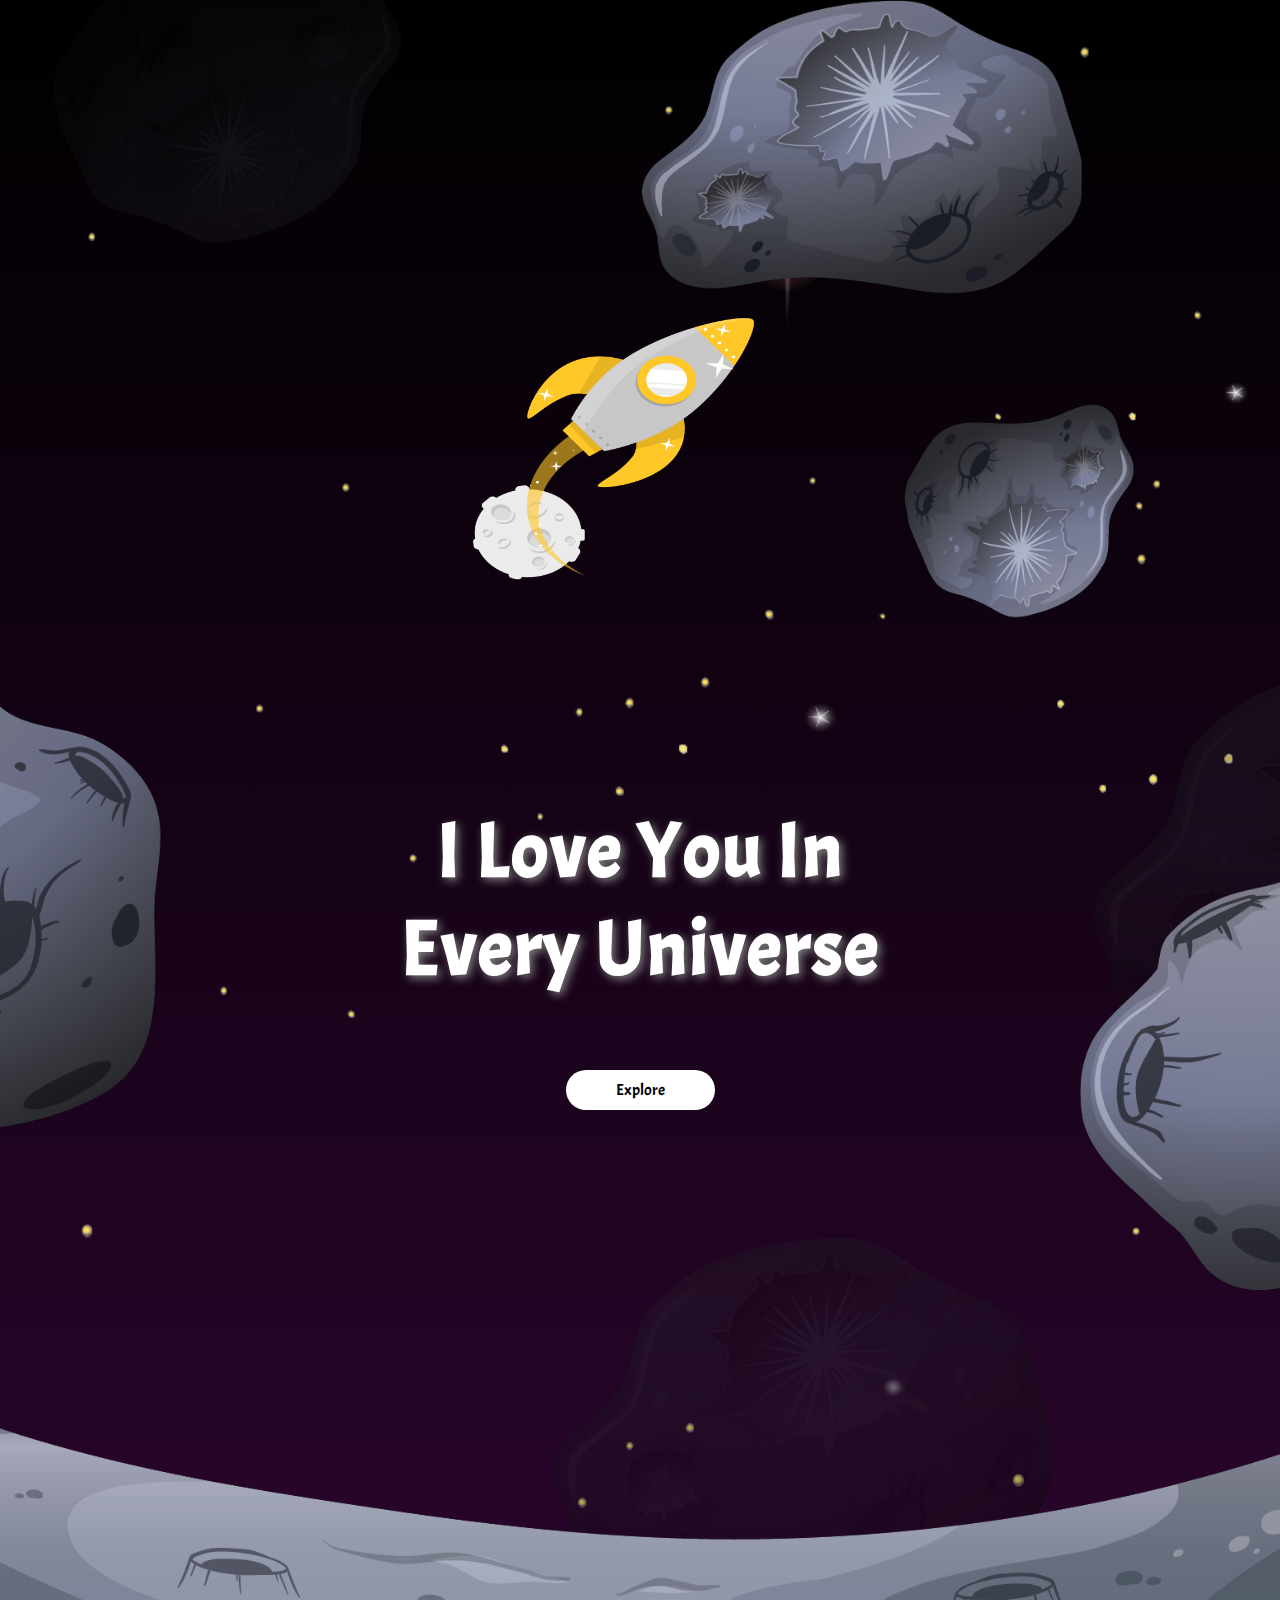
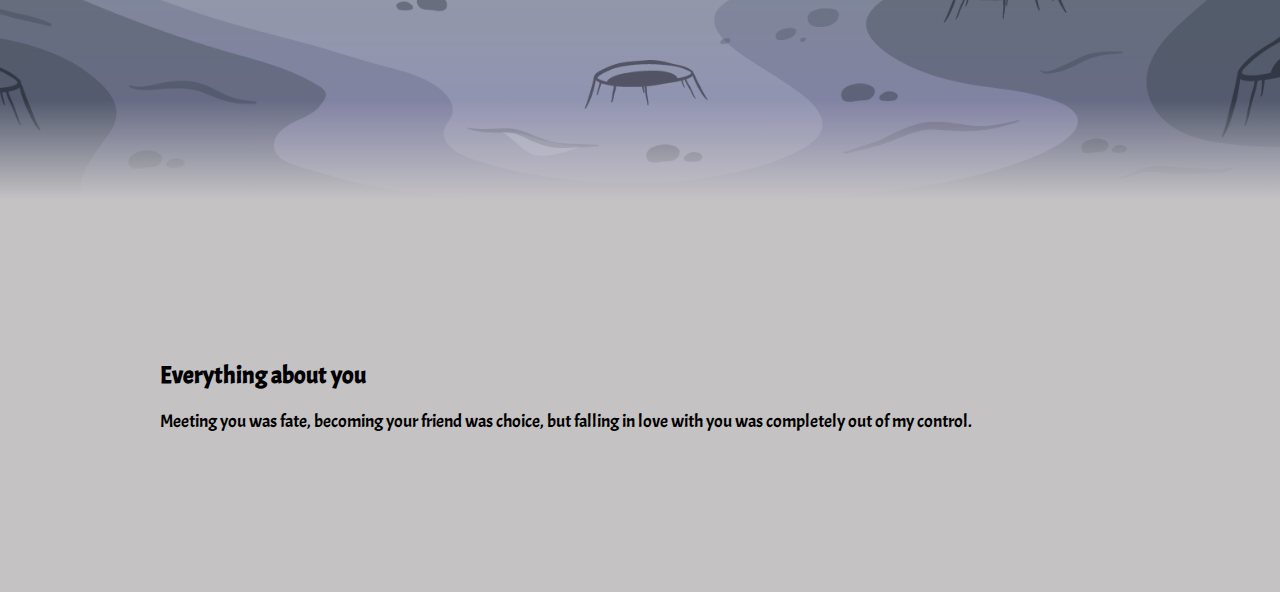
<file: paralax/index.html>
<!DOCTYPE html>
<html lang="en">
  <head>
    <meta charset="UTF-8" />
    <meta http-equiv="X-UA-Compatible" content="IE=edge" />
    <meta name="viewport" content="width=device-width, initial-scale=1.0" />
    <title>Paralax Effect</title>
    <link rel="stylesheet" href="style.css" />
  </head>
  <body>
    <div class="paralax">
      <img src="stars.png" alt="stars" />
      <img src="meteorid.png" alt="meteorid" />
      <img src="rocket.png" alt="rocket" />
      <h1 id="text">I Love You In<br />Every Universe</h1>
      <a href="#" id="button">Explore</a>
    </div>
    <div class="description">
      <h2>Everything about you</h2>
      <br />
      <p>Meeting you was fate, becoming your friend was choice, but falling in love with you was completely out of my control.</p>
    </div>
    <script src="script.js"></script>
  </body>
</html>
</file>
<file: paralax/style.css>
@import url("https://fonts.googleapis.com/css2?family=Acme&display=swap");
* {
  margin: 0;
  padding: 0;
  box-sizing: border-box;
  scroll-behavior: smooth;
}

body {
  background: linear-gradient(black, #38073b);
  font-family: "Acme", sans-serif;
}

.paralax {
  position: relative;
  width: 100%;
  height: 200vh;
  padding: 300px;
  display: flex;
  justify-content: center;
  align-items: center;
  overflow: hidden;
}

.paralax::before {
  content: "";
  position: absolute;
  bottom: 0;
  width: 100%;
  height: 100px;
  background: linear-gradient(to top, #c4c2c3, transparent);
  z-index: 10000;
}

.paralax img {
  position: absolute;
  top: 0;
  left: 0;
  width: 100%;
  height: 100%;
  object-fit: cover;
}
#text {
  position: absolute;
  font-size: 4.8em;
  color: white;
  letter-spacing: 2px;
  text-align: center;
  text-shadow: 3px 3px 10px grey;
}
.paralax img#meteorid {
  z-index: 100;
}

#button {
  position: absolute;
  font-size: 1em;
  color: black;
  background-color: white;
  padding: 10px 50px;
  border-radius: 20px;
  text-decoration: none;
  transform: translateY(190px);
}
.description {
  position: relative;
  padding: 10em;
  background-color: #c4c2c3;
}
.description p {
  font-size: 1.1em;
}
</file>
